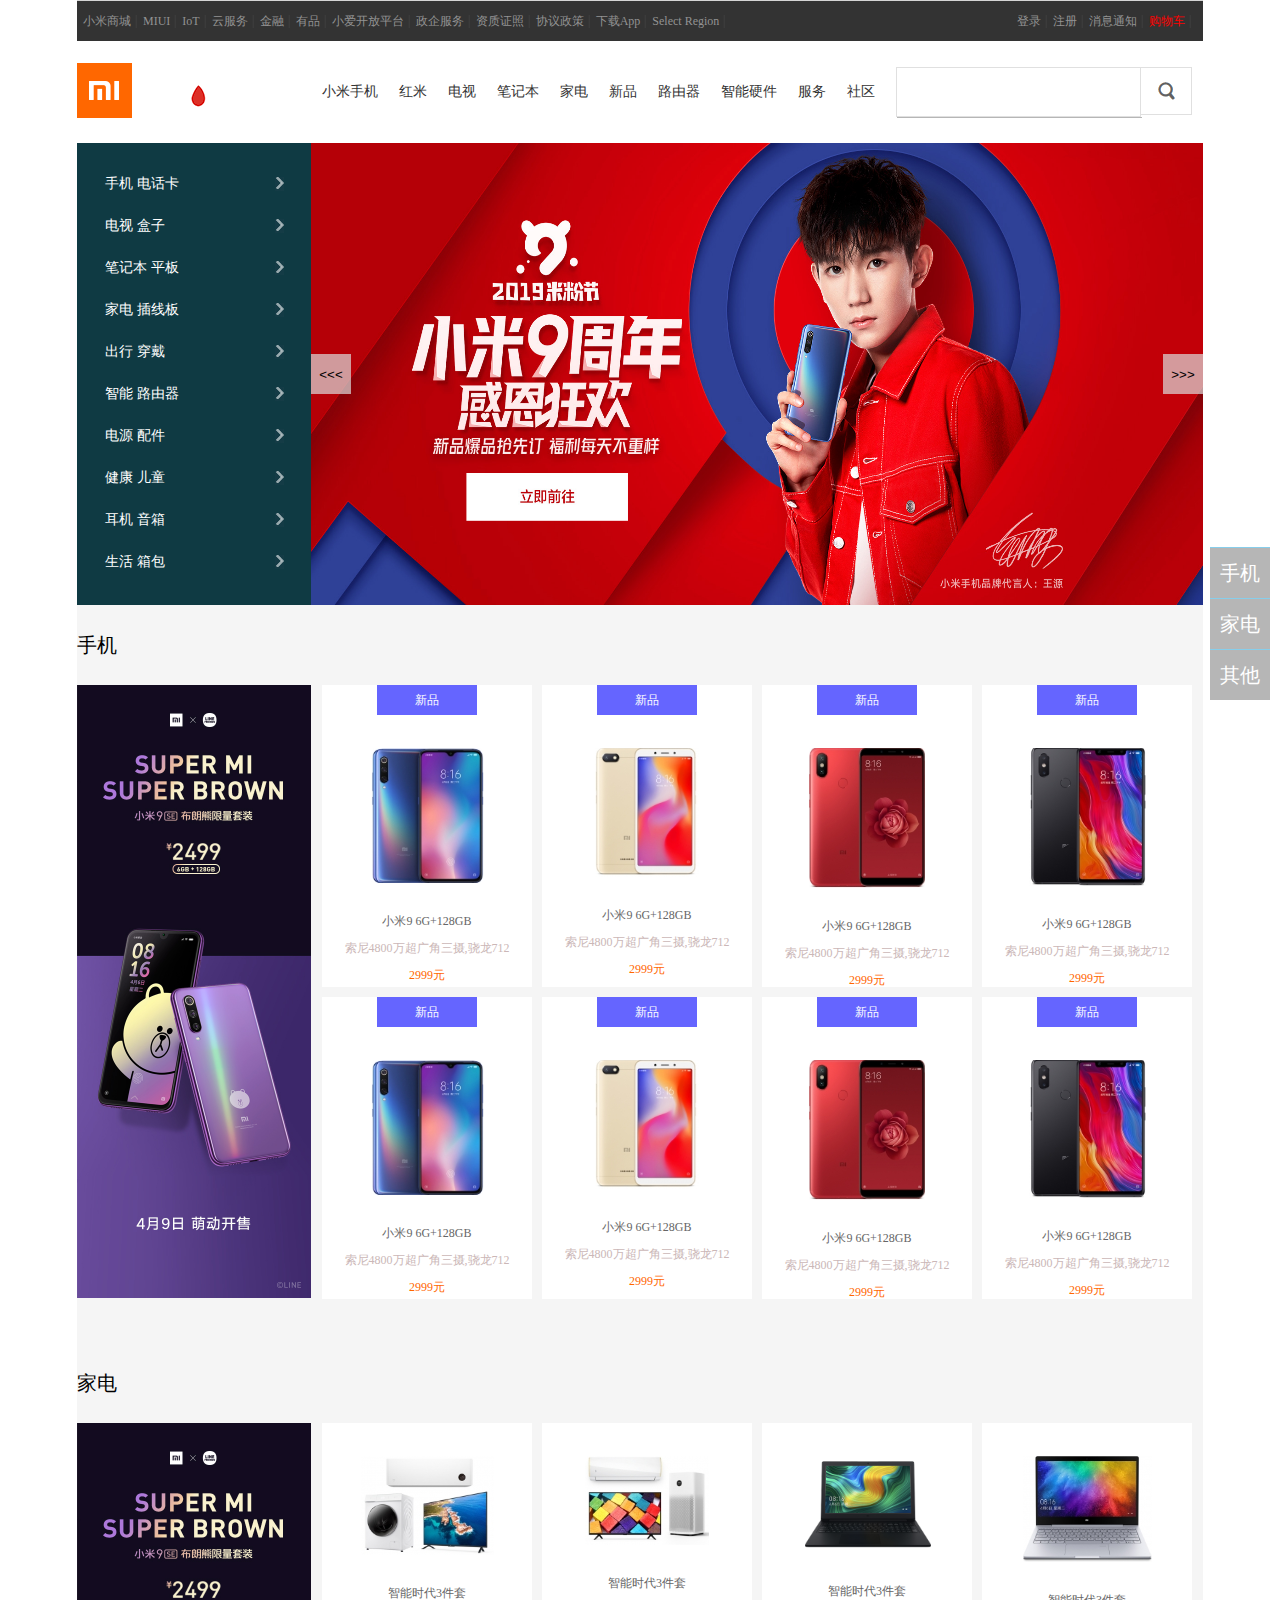
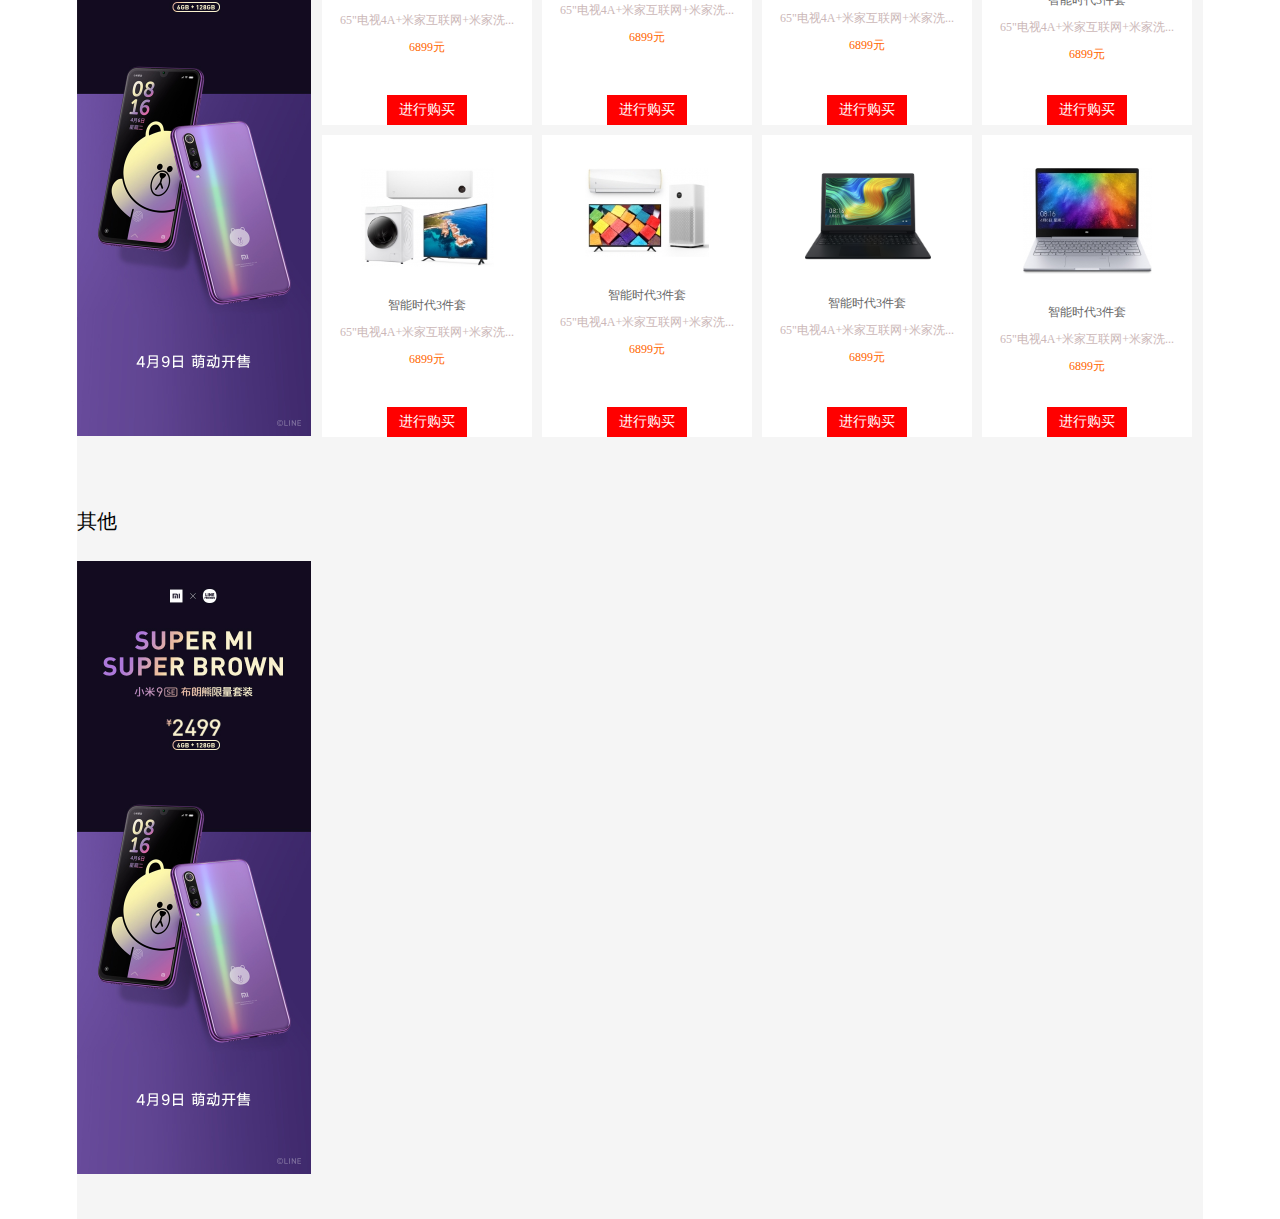
<file: index.html>
<!doctype html>
<html>
<head>
<meta charset="utf-8">
<title>小米</title>
<link href="css/public.css" rel="stylesheet" type="text/css">
<link href="css/style.css" rel="stylesheet" type="text/css">


</head>

<body>
	<div id="nav">
			<ul class="left">
					<li class="first"><a href="#">小米商城</a></li>
					<li><a href="#">MIUI</a></li>
					<li><a href="#">IoT</a></li>
					<li><a href="#">云服务</a></li>
					<li><a href="#">金融</a></li> 
					<li><a href="#">有品</a></li>
					<li><a href="#">小爱开放平台</a></li>
					<li><a href="#">政企服务</a></li>
					<li><a href="#">资质证照</a></li>
					<li><a href="#">协议政策</a></li>
					<li><a href="#">下载App</a></li>
					<li class="last"><a href="#">Select Region</a></li>
			</ul>
		  <ul class="right">
						<li><P><a href="login/login.html">登录</a></P></li>
						<li><P><a>欢迎<span>XXX</span>登录,<em id="exit">退出</em></a></P></li>
						<li><p><a href="login/register.html">注册</a></p></li>
						<li><a href="#">消息通知</a></li>
						<li class="last"><a href="http://localhost/%E5%B0%8F%E7%B1%B33/shop/car.html">购物车</a></li>
			</ul>
</div>
    
    
    <div id="header">
        <img src="images/header1.png" class="logo">
        <img src="images/header2.png" class="water">
         <ol>
						 <li class="active"><a href="#">小米手机</a></li>
						 <li><a href="#">红米</a></li>
							<li><a href="#">电视</a></li>
							<li><a href="#">笔记本</a></li>
							<li><a href="#">家电</a></li>
							<li><a href="#">新品</a></li>
							<li><a href="#">路由器</a></li>
							<li><a href="#">智能硬件</a></li>
							<li><a href="#">服务</a></li>
							<li><a href="#">社区</a></li>
          </ol>
					
					
           <dl class="one msg"> 
           	<dd>
           		<a href="#">
           				<h5>新品</h5>
           				<img src="images/k1.png">
           				<b>小米9</b>
           				<span>2999元</span>
           		</a> 
           	</dd>
           	
           		<dd>
           		<a href="#">
           				<h5>新品</h5>
           				<img src="images/k1.png">
           				<b>小米9</b>
           				<span>2999元</span>
           		</a> 
           	</dd>
           	
           		<dd>
           		<a href="#">
           				<h5>新品</h5>
           				<img src="images/k1.png">
           				<b>小米9</b>
           				<span>2999元</span>
           		</a> 
           	</dd>
           	
           		<dd>
           		<a href="#">
           				<h5>新品</h5>
           				<img src="images/k1.png">
           				<b>小米9</b>
           				<span>2999元</span>
           		</a> 
           	</dd>
           	<dd>
           		<a href="#">
           				<h5>新品</h5>
           				<img src="images/k1.png">
           				<b>小米9</b>
           				<span>2999元</span>
           		</a> 
           	</dd>
           	
           		<dd class="last">
           		<a href="#">
           				<h5>新品</h5>
           				<img src="images/k1.png">
           				<b>小米9</b>
           				<span>2999元</span>
           		</a> 
           	</dd>
           </dl>
           
           
           <dl class="two msg"> 
           		<dd>
           			<a href="#">
           				<h5>新品</h5>
           				<img src="images/k3.png">
           				<b>小米笔记本 15.6</b>
           				<span>3799元起</span>
           			</a> 
           		</dd>
           	
           		<dd>
           			<a href="#">
           				<h5>新品</h5>
           				<img src="images/k3.png">
           				<b>小米笔记本 15.6</b>
           				<span>3799元起</span>
           			</a> 
           		</dd>
           		
           		<dd>
           			<a href="#">
           				<h5>新品</h5>
           				<img src="images/k3.png">
           				<b>小米笔记本 15.6</b>
           				<span>3799元起</span>
           			</a> 
           		</dd>
           		
           		<dd>
           			<a href="#">
           				<h5>新品</h5>
           				<img src="images/k3.png">
           				<b>小米笔记本 15.6</b>
           				<span>3799元起</span>
           			</a> 
           		</dd>
           		
           		<dd>
           			<a href="#">
           				<h5>新品</h5>
           				<img src="images/k3.png">
           				<b>小米笔记本 15.6</b>
           				<span>3799元起</span>
           			</a> 
           		</dd>
           		
           		<dd class="last">
           			<a href="#">
           				<h5>新品</h5>
           				<img src="images/k3.png">
           				<b>小米笔记本 15.6</b>
           				<span>3799元起</span>
           			</a> 
           		</dd>
           </dl>     
            
						
						
							 
          <dl class="one msg"> 
          <dd>
          	<a href="#">
          			<h5>新品</h5>
          			<img src="images/k1.png">
          			<b>小米9</b>
          			<span>2999元</span>
          	</a> 
          </dd>
          
          	<dd>
          	<a href="#">
          			<h5>新品</h5>
          			<img src="images/k1.png">
          			<b>小米9</b>
          			<span>2999元</span>
          	</a> 
          </dd>
          
          	<dd>
          	<a href="#">
          			<h5>新品</h5>
          			<img src="images/k1.png">
          			<b>小米9</b>
          			<span>2999元</span>
          	</a> 
          </dd>
          
          	<dd>
          	<a href="#">
          			<h5>新品</h5>
          			<img src="images/k1.png">
          			<b>小米9</b>
          			<span>2999元</span>
          	</a> 
          </dd>
          <dd>
          	<a href="#">
          			<h5>新品</h5>
          			<img src="images/k1.png">
          			<b>小米9</b>
          			<span>2999元</span>
          	</a> 
          </dd>
          
          	<dd class="last">
          	<a href="#">
          			<h5>新品</h5>
          			<img src="images/k1.png">
          			<b>小米9</b>
          			<span>2999元</span>
          	</a> 
          </dd>
          </dl>
          
          
          <dl class="two msg"> 
          	<dd>
          		<a href="#">
          			<h5>新品</h5>
          			<img src="images/k3.png">
          			<b>小米笔记本 15.6</b>
          			<span>3799元起</span>
          		</a> 
          	</dd>
          
          	<dd>
          		<a href="#">
          			<h5>新品</h5>
          			<img src="images/k3.png">
          			<b>小米笔记本 15.6</b>
          			<span>3799元起</span>
          		</a> 
          	</dd>
          	
          	<dd>
          		<a href="#">
          			<h5>新品</h5>
          			<img src="images/k3.png">
          			<b>小米笔记本 15.6</b>
          			<span>3799元起</span>
          		</a> 
          	</dd>
          	
          	<dd>
          		<a href="#">
          			<h5>新品</h5>
          			<img src="images/k3.png">
          			<b>小米笔记本 15.6</b>
          			<span>3799元起</span>
          		</a> 
          	</dd>
          	
          	<dd>
          		<a href="#">
          			<h5>新品</h5>
          			<img src="images/k3.png">
          			<b>小米笔记本 15.6</b>
          			<span>3799元起</span>
          		</a> 
          	</dd>
          	
          	<dd class="last">
          		<a href="#">
          			<h5>新品</h5>
          			<img src="images/k3.png">
          			<b>小米笔记本 15.6</b>
          			<span>3799元起</span>
          		</a> 
          	</dd>
          </dl>
					    
				    
						<dl class="one msg"> 
						<dd>
							<a href="#">
									<h5>新品</h5>
									<img src="images/k1.png">
									<b>小米9</b>
									<span>2999元</span>
							</a> 
						</dd>
						
							<dd>
							<a href="#">
									<h5>新品</h5>
									<img src="images/k1.png">
									<b>小米9</b>
									<span>2999元</span>
							</a> 
						</dd>
						
							<dd>
							<a href="#">
									<h5>新品</h5>
									<img src="images/k1.png">
									<b>小米9</b>
									<span>2999元</span>
							</a> 
						</dd>
						
							<dd>
							<a href="#">
									<h5>新品</h5>
									<img src="images/k1.png">
									<b>小米9</b>
									<span>2999元</span>
							</a> 
						</dd>
						<dd>
							<a href="#">
									<h5>新品</h5>
									<img src="images/k1.png">
									<b>小米9</b>
									<span>2999元</span>
							</a> 
						</dd>
						
							<dd class="last">
							<a href="#">
									<h5>新品</h5>
									<img src="images/k1.png">
									<b>小米9</b>
									<span>2999元</span>
							</a> 
						</dd>
						</dl>
						
						
						<dl class="two msg"> 
							<dd>
								<a href="#">
									<h5>新品</h5>
									<img src="images/k3.png">
									<b>小米笔记本 15.6</b>
									<span>3799元起</span>
								</a> 
							</dd>
						
							<dd>
								<a href="#">
									<h5>新品</h5>
									<img src="images/k3.png">
									<b>小米笔记本 15.6</b>
									<span>3799元起</span>
								</a> 
							</dd>
							
							<dd>
								<a href="#">
									<h5>新品</h5>
									<img src="images/k3.png">
									<b>小米笔记本 15.6</b>
									<span>3799元起</span>
								</a> 
							</dd>
							
							<dd>
								<a href="#">
									<h5>新品</h5>
									<img src="images/k3.png">
									<b>小米笔记本 15.6</b>
									<span>3799元起</span>
								</a> 
							</dd>
							
							<dd>
								<a href="#">
									<h5>新品</h5>
									<img src="images/k3.png">
									<b>小米笔记本 15.6</b>
									<span>3799元起</span>
								</a> 
							</dd>
							
							<dd class="last">
								<a href="#">
									<h5>新品</h5>
									<img src="images/k3.png">
									<b>小米笔记本 15.6</b>
									<span>3799元起</span>
								</a> 
							</dd>
						</dl>
						
						<dl class="one msg"> 
						<dd>
							<a href="#">
									<h5>新品</h5>
									<img src="images/k1.png">
									<b>小米9</b>
									<span>2999元</span>
							</a> 
						</dd>
						
							<dd>
							<a href="#">
									<h5>新品</h5>
									<img src="images/k1.png">
									<b>小米9</b>
									<span>2999元</span>
							</a> 
						</dd>
						
							<dd>
							<a href="#">
									<h5>新品</h5>
									<img src="images/k1.png">
									<b>小米9</b>
									<span>2999元</span>
							</a> 
						</dd>
						
							<dd>
							<a href="#">
									<h5>新品</h5>
									<img src="images/k1.png">
									<b>小米9</b>
									<span>2999元</span>
							</a> 
						</dd>
						<dd>
							<a href="#">
									<h5>新品</h5>
									<img src="images/k1.png">
									<b>小米9</b>
									<span>2999元</span>
							</a> 
						</dd>
						
							<dd class="last">
							<a href="#">
									<h5>新品</h5>
									<img src="images/k1.png">
									<b>小米9</b>
									<span>2999元</span>
							</a> 
						</dd>
						</dl>
						
						
						<dl class="two msg"> 
							<dd>
								<a href="#">
									<h5>新品</h5>
									<img src="images/k3.png">
									<b>小米笔记本 15.6</b>
									<span>3799元起</span>
								</a> 
							</dd>
						
							<dd>
								<a href="#">
									<h5>新品</h5>
									<img src="images/k3.png">
									<b>小米笔记本 15.6</b>
									<span>3799元起</span>
								</a> 
							</dd>
							
							<dd>
								<a href="#">
									<h5>新品</h5>
									<img src="images/k3.png">
									<b>小米笔记本 15.6</b>
									<span>3799元起</span>
								</a> 
							</dd>
							
							<dd>
								<a href="#">
									<h5>新品</h5>
									<img src="images/k3.png">
									<b>小米笔记本 15.6</b>
									<span>3799元起</span>
								</a> 
							</dd>
							
							<dd>
								<a href="#">
									<h5>新品</h5>
									<img src="images/k3.png">
									<b>小米笔记本 15.6</b>
									<span>3799元起</span>
								</a> 
							</dd>
							
							<dd class="last">
								<a href="#">
									<h5>新品</h5>
									<img src="images/k3.png">
									<b>小米笔记本 15.6</b>
									<span>3799元起</span>
								</a> 
							</dd>
						</dl>
						
						<dl class="one msg"> 
						<dd>
							<a href="#">
									<h5>新品</h5>
									<img src="images/k1.png">
									<b>小米9</b>
									<span>2999元</span>
							</a> 
						</dd>
						
							<dd>
							<a href="#">
									<h5>新品</h5>
									<img src="images/k1.png">
									<b>小米9</b>
									<span>2999元</span>
							</a> 
						</dd>
						
							<dd>
							<a href="#">
									<h5>新品</h5>
									<img src="images/k1.png">
									<b>小米9</b>
									<span>2999元</span>
							</a> 
						</dd>
						
							<dd>
							<a href="#">
									<h5>新品</h5>
									<img src="images/k1.png">
									<b>小米9</b>
									<span>2999元</span>
							</a> 
						</dd>
						<dd>
							<a href="#">
									<h5>新品</h5>
									<img src="images/k1.png">
									<b>小米9</b>
									<span>2999元</span>
							</a> 
						</dd>
						
							<dd class="last">
							<a href="#">
									<h5>新品</h5>
									<img src="images/k1.png">
									<b>小米9</b>
									<span>2999元</span>
							</a> 
						</dd>
						</dl>
						
						
						<dl class="two msg"> 
							<dd>
								<a href="#">
									<h5>新品</h5>
									<img src="images/k3.png">
									<b>小米笔记本 15.6</b>
									<span>3799元起</span>
								</a> 
							</dd>
						
							<dd>
								<a href="#">
									<h5>新品</h5>
									<img src="images/k3.png">
									<b>小米笔记本 15.6</b>
									<span>3799元起</span>
								</a> 
							</dd>
							
							<dd>
								<a href="#">
									<h5>新品</h5>
									<img src="images/k3.png">
									<b>小米笔记本 15.6</b>
									<span>3799元起</span>
								</a> 
							</dd>
							
							<dd>
								<a href="#">
									<h5>新品</h5>
									<img src="images/k3.png">
									<b>小米笔记本 15.6</b>
									<span>3799元起</span>
								</a> 
							</dd>
							
							<dd>
								<a href="#">
									<h5>新品</h5>
									<img src="images/k3.png">
									<b>小米笔记本 15.6</b>
									<span>3799元起</span>
								</a> 
							</dd>
							
							<dd class="last">
								<a href="#">
									<h5>新品</h5>
									<img src="images/k3.png">
									<b>小米笔记本 15.6</b>
									<span>3799元起</span>
								</a> 
							</dd>
						</dl>
						
						<dl class="one msg"> 
						<dd>
							<a href="#">
									<h5>新品</h5>
									<img src="images/k1.png">
									<b>小米9</b>
									<span>2999元</span>
							</a> 
						</dd>
						
							<dd>
							<a href="#">
									<h5>新品</h5>
									<img src="images/k1.png">
									<b>小米9</b>
									<span>2999元</span>
							</a> 
						</dd>
						
							<dd>
							<a href="#">
									<h5>新品</h5>
									<img src="images/k1.png">
									<b>小米9</b>
									<span>2999元</span>
							</a> 
						</dd>
						
							<dd>
							<a href="#">
									<h5>新品</h5>
									<img src="images/k1.png">
									<b>小米9</b>
									<span>2999元</span>
							</a> 
						</dd>
						<dd>
							<a href="#">
									<h5>新品</h5>
									<img src="images/k1.png">
									<b>小米9</b>
									<span>2999元</span>
							</a> 
						</dd>
						
							<dd class="last">
							<a href="#">
									<h5>新品</h5>
									<img src="images/k1.png">
									<b>小米9</b>
									<span>2999元</span>
							</a> 
						</dd>
						</dl>
						
						
						<dl class="two msg"> 
							<dd>
								<a href="#">
									<h5>新品</h5>
									<img src="images/k3.png">
									<b>小米笔记本 15.6</b>
									<span>3799元起</span>
								</a> 
							</dd>
						
							<dd>
								<a href="#">
									<h5>新品</h5>
									<img src="images/k3.png">
									<b>小米笔记本 15.6</b>
									<span>3799元起</span>
								</a> 
							</dd>
							
							<dd>
								<a href="#">
									<h5>新品</h5>
									<img src="images/k3.png">
									<b>小米笔记本 15.6</b>
									<span>3799元起</span>
								</a> 
							</dd>
							
							<dd>
								<a href="#">
									<h5>新品</h5>
									<img src="images/k3.png">
									<b>小米笔记本 15.6</b>
									<span>3799元起</span>
								</a> 
							</dd>
							
							<dd>
								<a href="#">
									<h5>新品</h5>
									<img src="images/k3.png">
									<b>小米笔记本 15.6</b>
									<span>3799元起</span>
								</a> 
							</dd>
							
							<dd class="last">
								<a href="#">
									<h5>新品</h5>
									<img src="images/k3.png">
									<b>小米笔记本 15.6</b>
									<span>3799元起</span>
								</a> 
							</dd>
						</dl>
				      
        <div class="search">
          <input type="text" id="txt">
          <input type="submit" value="" id="sub">
					<ul class="search-res" id="list">
					
					</ul>
        </div>

    </div>
    
		
		
   <div id="banner1">
        <div class="imgbox">
					 <a href=""><img src="images/01.jpg"></a>
					 <a href=""><img src="images/02.jpg"></a>
					 <a href=""><img src="images/03.jpg"></a>
					 <a href=""><img src="images/04.jpg"></a>
					 <a href=""><img src="images/05.jpg"></a>
				</div>
				<div class="btns">
					  <input type="button" name="" id="left" value="<<<" />
					  <input type="button" name="" id="right" value=">>>" />
				</div>
				  
       <ul>
           <li><a href="#">手机&nbsp;电话卡</a></li>
           <li><a href="#">电视&nbsp;盒子</a></li>
           <li><a href="#">笔记本&nbsp;平板</a></li>
           <li><a href="#">家电&nbsp;插线板</a></li>
           <li><a href="#">出行&nbsp;穿戴</a></li>
           <li><a href="#">智能&nbsp;路由器</a></li>
           <li><a href="#">电源&nbsp;配件</a></li>
           <li><a href="#">健康&nbsp;儿童</a></li>
           <li><a href="#">耳机&nbsp;音箱</a></li>
           <li><a href="#">生活&nbsp;箱包</a></li>
        </ul>
		   <dl>
              <dd><b><img src="images/L1.png"></b><span>小米9</span></dd>
              <dd><b><img src="images/L2.png"></b><span>小米9</span></dd>
              <dd><b><img src="images/L1.png"></b><span>小米9</span></dd>
              <dd><b><img src="images/L4.png"></b><span>小米9</span></dd>
              <dd><b><img src="images/L1.png"></b><span>小米9</span></dd>
              <dd><b><img src="images/L6.png"></b><span>小米9</span></dd>
              <dd><b><img src="images/L1.png"></b><span>小米9</span></dd>
              <dd><b><img src="images/L1.png"></b><span>小米9</span></dd>
              <dd><b><img src="images/L5.png"></b><span>小米9</span></dd>
              <dd><b><img src="images/L1.png"></b><span>小米9</span></dd>
              <dd><b><img src="images/L6.png"></b><span>小米9</span></dd>
              <dd><b><img src="images/L1.png"></b><span>小米9</span></dd>
        </dl>
        <dl>
              <dd><b><img src="images/L1.png"></b><span>小米9</span></dd>
              <dd><b><img src="images/L1.png"></b><span>小米9</span></dd>
              <dd><b><img src="images/L3.png"></b><span>小米9</span></dd>
              <dd><b><img src="images/L5.png"></b><span>小米9</span></dd>
              <dd><b><img src="images/L1.png"></b><span>小米9</span></dd>
              <dd><b><img src="images/L1.png"></b><span>小米9</span></dd>
              <dd><b><img src="images/L4.png"></b><span>小米9</span></dd>
              <dd><b><img src="images/L1.png"></b><span>小米9</span></dd>
              <dd><b><img src="images/L1.png"></b><span>小米9</span></dd>
              <dd><b><img src="images/L6.png"></b><span>小米9</span></dd>
              <dd><b><img src="images/L1.png"></b><span>小米9</span></dd>
              <dd><b><img src="images/L3.png"></b><span>小米9</span></dd>
        </dl>		
        <dl>
              <dd><b><img src="images/L2.png"></b><span>小米9</span></dd>
              <dd><b><img src="images/L2.png"></b><span>小米9</span></dd>
              <dd><b><img src="images/L2.png"></b><span>小米9</span></dd>
              <dd><b><img src="images/L2.png"></b><span>小米9</span></dd>
              <dd><b><img src="images/L2.png"></b><span>小米9</span></dd>
              <dd><b><img src="images/L5.png"></b><span>小米9</span></dd>
              <dd><b><img src="images/L4.png"></b><span>小米9</span></dd>
              <dd><b><img src="images/L2.png"></b><span>小米9</span></dd>
              <dd><b><img src="images/L5.png"></b><span>小米9</span></dd>
              <dd><b><img src="images/L1.png"></b><span>小米9</span></dd>
              <dd><b><img src="images/L2.png"></b><span>小米9</span></dd>
              <dd><b><img src="images/L2.png"></b><span>小米9</span></dd>
        </dl>		
        <dl>
              <dd><b><img src="images/L1.png"></b><span>小米9</span></dd>
              <dd><b><img src="images/L3.png"></b><span>小米9</span></dd>
              <dd><b><img src="images/L2.png"></b><span>小米9</span></dd>
              <dd><b><img src="images/L3.png"></b><span>小米9</span></dd>
              <dd><b><img src="images/L1.png"></b><span>小米9</span></dd>
              <dd><b><img src="images/L5.png"></b><span>小米9</span></dd>
              <dd><b><img src="images/L1.png"></b><span>小米9</span></dd>
              <dd><b><img src="images/L6.png"></b><span>小米9</span></dd>
              <dd><b><img src="images/L1.png"></b><span>小米9</span></dd>
              <dd><b><img src="images/L1.png"></b><span>小米9</span></dd>
              <dd><b><img src="images/L1.png"></b><span>小米9</span></dd>
              <dd><b><img src="images/L1.png"></b><span>小米9</span></dd>
        </dl>		
        <dl>
              <dd><b><img src="images/L1.png"></b><span>小米9</span></dd>
              <dd><b><img src="images/L1.png"></b><span>小米9</span></dd>
              <dd><b><img src="images/L1.png"></b><span>小米9</span></dd>
              <dd><b><img src="images/L5.png"></b><span>小米9</span></dd>
              <dd><b><img src="images/L1.png"></b><span>小米9</span></dd>
              <dd><b><img src="images/L4.png"></b><span>小米9</span></dd>
              <dd><b><img src="images/L1.png"></b><span>小米9</span></dd>
              <dd><b><img src="images/L1.png"></b><span>小米9</span></dd>
              <dd><b><img src="images/L5.png"></b><span>小米9</span></dd>
              <dd><b><img src="images/L6.png"></b><span>小米9</span></dd>
              <dd><b><img src="images/L2.png"></b><span>小米9</span></dd>
              <dd><b><img src="images/L1.png"></b><span>小米9</span></dd>
        </dl>		
        <dl>
              <dd><b><img src="images/L1.png"></b><span>小米9</span></dd>
              <dd><b><img src="images/L1.png"></b><span>小米9</span></dd>
              <dd><b><img src="images/L3.png"></b><span>小米9</span></dd>
              <dd><b><img src="images/L4.png"></b><span>小米9</span></dd>
              <dd><b><img src="images/L1.png"></b><span>小米9</span></dd>
              <dd><b><img src="images/L1.png"></b><span>小米9</span></dd>
              <dd><b><img src="images/L6.png"></b><span>小米9</span></dd>
              <dd><b><img src="images/L1.png"></b><span>小米9</span></dd>
              <dd><b><img src="images/L5.png"></b><span>小米9</span></dd>
              <dd><b><img src="images/L1.png"></b><span>小米9</span></dd>
              <dd><b><img src="images/L1.png"></b><span>小米9</span></dd>
              <dd><b><img src="images/L1.png"></b><span>小米9</span></dd>
        </dl>		
        <dl>
              <dd><b><img src="images/L1.png"></b><span>小米9</span></dd>
              <dd><b><img src="images/L1.png"></b><span>小米9</span></dd>
              <dd><b><img src="images/L1.png"></b><span>小米9</span></dd>
              <dd><b><img src="images/L3.png"></b><span>小米9</span></dd>
              <dd><b><img src="images/L1.png"></b><span>小米9</span></dd>
              <dd><b><img src="images/L3.png"></b><span>小米9</span></dd>
              <dd><b><img src="images/L5.png"></b><span>小米9</span></dd>
              <dd><b><img src="images/L1.png"></b><span>小米9</span></dd>
              <dd><b><img src="images/L1.png"></b><span>小米9</span></dd>
              <dd><b><img src="images/L6.png"></b><span>小米9</span></dd>
              <dd><b><img src="images/L1.png"></b><span>小米9</span></dd>
              <dd><b><img src="images/L2.png"></b><span>小米9</span></dd>
        </dl>		
        <dl>
              <dd><b><img src="images/L1.png"></b><span>小米9</span></dd>
              <dd><b><img src="images/L1.png"></b><span>小米9</span></dd>
              <dd><b><img src="images/L1.png"></b><span>小米9</span></dd>
              <dd><b><img src="images/L4.png"></b><span>小米9</span></dd>
              <dd><b><img src="images/L1.png"></b><span>小米9</span></dd>
              <dd><b><img src="images/L1.png"></b><span>小米9</span></dd>
              <dd><b><img src="images/L5.png"></b><span>小米9</span></dd>
              <dd><b><img src="images/L1.png"></b><span>小米9</span></dd>
              <dd><b><img src="images/L3.png"></b><span>小米9</span></dd>
              <dd><b><img src="images/L1.png"></b><span>小米9</span></dd>
              <dd><b><img src="images/L4.png"></b><span>小米9</span></dd>
              <dd><b><img src="images/L1.png"></b><span>小米9</span></dd>
        </dl>		
        <dl>
              <dd><b><img src="images/L1.png"></b><span>小米9</span></dd>
              <dd><b><img src="images/L1.png"></b><span>小米9</span></dd>
              <dd><b><img src="images/L3.png"></b><span>小米9</span></dd>
              <dd><b><img src="images/L1.png"></b><span>小米9</span></dd>
              <dd><b><img src="images/L1.png"></b><span>小米9</span></dd>
              <dd><b><img src="images/L6.png"></b><span>小米9</span></dd>
              <dd><b><img src="images/L1.png"></b><span>小米9</span></dd>
              <dd><b><img src="images/L2.png"></b><span>小米9</span></dd>
              <dd><b><img src="images/L5.png"></b><span>小米9</span></dd>
              <dd><b><img src="images/L1.png"></b><span>小米9</span></dd>
              <dd><b><img src="images/L1.png"></b><span>小米9</span></dd>
              <dd><b><img src="images/L1.png"></b><span>小米9</span></dd>
        </dl>		
        <dl>
              <dd><b><img src="images/L6.png"></b><span>小米9</span></dd>
              <dd><b><img src="images/L1.png"></b><span>小米9</span></dd>
              <dd><b><img src="images/L1.png"></b><span>小米9</span></dd>
              <dd><b><img src="images/L4.png"></b><span>小米9</span></dd>
              <dd><b><img src="images/L1.png"></b><span>小米9</span></dd>
              <dd><b><img src="images/L4.png"></b><span>小米9</span></dd>
              <dd><b><img src="images/L1.png"></b><span>小米9</span></dd>
              <dd><b><img src="images/L1.png"></b><span>小米9</span></dd>
              <dd><b><img src="images/L6.png"></b><span>小米9</span></dd>
              <dd><b><img src="images/L1.png"></b><span>小米9</span></dd>
              <dd><b><img src="images/L1.png"></b><span>小米9</span></dd>
              <dd><b><img src="images/L6.png"></b><span>小米9</span></dd>
        </dl>				
    </div>
    
    
		
		
		
		
		
		
		
		
    <div id="div1">
         <div class="top">手机</div>
          <div class="p-b">
                 <div class="p-b-l">
                     <img src="images/phone1.png">
                 </div>
                 
                 <ol class="p-b-r">
                    <li>
                      <a href="phone-放大镜/fandajing.html">
                       <h3>新品</h3>
                       <img src="images/phone2.png"> 
                       <p>小米9 6G+128GB</p> 
                       <b>索尼4800万超广角三摄,骁龙712</b>
                       <i>2999元</i>
                       
                      </a>
                    </li>
                     <li>
                      <a>
                       <h3>新品</h3>
                       <img src="images/phone3.png"> 
                       <p>小米9 6G+128GB</p> 
                       <b>索尼4800万超广角三摄,骁龙712</b>
                       <i>2999元</i>
                      </a>
                    </li>
                     <li>
                      <a>
                       <h3>新品</h3>
                       <img src="images/phone4.png"> 
                       <p>小米9 6G+128GB</p> 
                       <b>索尼4800万超广角三摄,骁龙712</b>
                       <i>2999元</i>
                      </a>
                    </li>
                     <li>
                      <a>
                       <h3>新品</h3>
                       <img src="images/phone5.png"> 
                       <p>小米9 6G+128GB</p> 
                       <b>索尼4800万超广角三摄,骁龙712</b>
                       <i>2999元</i>
                      </a>
                    </li>
                     <li class="te">
                      <a>
                       <h3>新品</h3>
                       <img src="images/phone2.png"> 
                       <p>小米9 6G+128GB</p> 
                       <b>索尼4800万超广角三摄,骁龙712</b>
                       <i>2999元</i>
                      </a>
                    </li>
                     <li class="te">
                      <a>
                        <h3>新品</h3>
                       <img src="images/phone3.png"> 
                       <p>小米9 6G+128GB</p> 
                       <b>索尼4800万超广角三摄,骁龙712</b>
                       <i>2999元</i>
                      </a>
                    </li>
                     <li class="te">
                      <a>
                       <h3>新品</h3>
                       <img src="images/phone4.png"> 
                       <p>小米9 6G+128GB</p> 
                       <b>索尼4800万超广角三摄,骁龙712</b>
                       <i>2999元</i>
                      </a>
                    </li>
                     <li class="te">
                     <a>
                       <h3>新品</h3>
                       <img src="images/phone5.png"> 
                       <p>小米9 6G+128GB</p> 
                       <b>索尼4800万超广角三摄,骁龙712</b>
                       <i>2999元</i>
                      </a>
                    </li>
                 </ol>
          </div>
    </div>
    
    
    
    
     <div id="div2">
         <div class="top">家电</div>
          <div class="p-b">
                 <div class="p-b-l">
                    <img src="images/phone1.png">
                 </div>
                 
                 <ol class="p-b-r">
                    <li>
                      <a href="#">
                       <img src="images/power1.png"> 
                       <p>智能时代3件套</p> 
                       <b>65"电视4A+米家互联网+米家洗...</b>
                       <i>6899元</i>
                       <h3><a href="http://localhost/%E5%B0%8F%E7%B1%B33/shop/list.html">进行购买</a></h3>
                      </a>
                    </li>
                     <li>
                      <a href="#">
                       <img src="images/power2.png"> 
                       <p>智能时代3件套</p> 
                       <b>65"电视4A+米家互联网+米家洗...</b>
                       <i>6899元</i>
                       <h3><a href="http://localhost/%E5%B0%8F%E7%B1%B33/shop/list.html">进行购买</a></h3>
                      </a>
                    </li>
                     <li>
                      <a href="#">
                       <img src="images/power3.png"> 
                       <p>智能时代3件套</p> 
                       <b>65"电视4A+米家互联网+米家洗...</b>
                       <i>6899元</i>
                      <h3><a href="http://localhost/%E5%B0%8F%E7%B1%B33/shop/list.html">进行购买</a></h3>
                      </a>
                    </li>
                     <li>
                      <a href="#">
                       <img src="images/power4.png"> 
                       <p>智能时代3件套</p> 
                       <b>65"电视4A+米家互联网+米家洗...</b>
                       <i>6899元</i>
                      <h3><a href="http://localhost/%E5%B0%8F%E7%B1%B33/shop/list.html">进行购买</a></h3>
                      </a>
                    </li>
                     <li class="te">
                      <a href="#">
                       <img src="images/power1.png"> 
                       <p>智能时代3件套</p> 
                       <b>65"电视4A+米家互联网+米家洗...</b>
                       <i>6899元</i>
                       <h3><a href="http://localhost/%E5%B0%8F%E7%B1%B33/shop/list.html">进行购买</a></h3>
                      </a>
                    </li>
                     <li class="te">
                      <a href="#">
                       <img src="images/power2.png"> 
                      <p>智能时代3件套</p> 
                       <b>65"电视4A+米家互联网+米家洗...</b>
                       <i>6899元</i>
                       <h3><a href="http://localhost/%E5%B0%8F%E7%B1%B33/shop/list.html">进行购买</a></h3>
                      </a>
                    </li>
                     <li class="te">
                      <a href="#">
                       <img src="images/power3.png"> 
                       <p>智能时代3件套</p> 
                       <b>65"电视4A+米家互联网+米家洗...</b>
                       <i>6899元</i>
                       <h3><a href="http://localhost/%E5%B0%8F%E7%B1%B33/shop/list.html">进行购买</a></h3>
                      </a>
                    </li>
                     <li class="te">
                      <a href="#">
                       <img src="images/power4.png"> 
                       <p>智能时代3件套</p> 
                       <b>65"电视4A+米家互联网+米家洗...</b>
                       <i>6899元</i>
                      <h3><a href="http://localhost/%E5%B0%8F%E7%B1%B33/shop/list.html">进行购买</a></h3>
                      </a>
                    </li>
                 </ol>
          </div>
    </div>
    
    
    
    <div id="div3">
         <div class="top">其他</div>
          <div class="p-b">
                 <div class="p-b-l">
                   <img src="images/phone1.png">
                 </div>
                 
                   <ol class="p-b-r">
												<!-- <li class="main">
													<a href="#">
													<img src="images/other1.png"> 
													<p>智能时代3件套</p> 
													<b>65"电视4A+米家互联网+米家洗...</b>
													<i>6899元</i>
													</a>
												</li> -->
                    </ol>
          </div>
    </div>
    
   
		
		
		<ul class="floor">
			<li>手机</li>
			<li>家电</li>
			<li>其他</li>
		</ul>
		
		
		<div class="bb"></div>
	
        
        
</body>

<script src="style.js" type="text/javascript" charset="utf-8"></script>  

 <script src="ajax.js" type="text/javascript" charset="utf-8"></script>
<script src="ajax.3.0.js" type="text/javascript" charset="utf-8"></script>
<script src="jquery.2.2.4.js" type="text/javascript" charset="utf-8"></script>
<script src="jquery.banner.2.0.0.js" type="text/javascript" charset="utf-8"></script> 

<script type="text/javascript">
$(".bb").load("http://localhost/小米3/data2.html .bb")


//登录
class Index{
		constructor(){
			this.p = document.querySelectorAll("#nav .right li p");
			 console.log(this.p);
			this.span = document.querySelector("#nav .right li p a span");
			 console.log(this.span);
			this.exit = document.querySelector("#nav .right li p a #exit")
		  	console.log(this.exit)
			this.getData()
			this.addEvent();
		}
		getData(){
			this.abc = localStorage.getItem("abc");
			// 读取localStorage，如果有就解析成数组，如果没有就给一个空数组，方便操作
			if(this.abc == null){
				this.abc = [];
			}else{
				this.abc = JSON.parse(this.abc)
			}
			this.panduan()
		}
		panduan(){
			for(var i=0;i<this.abc.length;i++){
				if(this.abc[i].onoff == 1){
					this.p[0].style.display = "none";
					this.p[1].style.display = "block";
					this.p[2].style.display = "none";
					this.span.innerHTML = this.abc[i].user;
					this.successUser = this.abc[i].user;
					return;
				}
			}
			this.p[0].style.display = "block";
			this.p[1].style.display = "none";
			this.p[2].style.display = "block";
			this.span.innerHTML = "";
		}
		addEvent(){
			var that = this;
			this.exit.onclick = function(){
				if(that.successUser){
					for(var i=0;i<that.abc.length;i++){
						if(that.abc[i].user === that.successUser){
							that.abc[i].onoff = 0;
							localStorage.setItem("abc",JSON.stringify(that.abc))
							that.panduan();
						}
					}
				}
			}
		}
	}

new Index();




// 轮播图
	$("#banner1").banner({
		items:$("#banner1 .imgbox a"),		//必传项，表示要移动的图片
		left:$("#banner1 .btns #left"),		//可选，左按钮
		right:$("#banner1 .btns #right"),	//可选，右按钮
		isList:true,						//可选，是否需要自动生成list
		autoPlay:true,						//可选，是否需要自动轮播
		delayTime:6000,						//可选，自动轮播时，每两张图片的间隔时间	
		moveTime:6000						//可选，每张图片运动的时间
	})	
	
	


//楼层		
$(".floor").children("li").click(function(){
			
//			拿到索引,计算选择器的数字
			var index = $(this).index()+1;
			
//			根据选择器选择到标签,获取距离顶部的位置
			var t = $("#div"+index).offset().top;
			
//			设置动画
			$("html").animate({
				scrollTop:t
			})
			
		})	

//上面
//	1.获取元素
		   var ali = document.querySelectorAll("#header ol li");
		   var adl = document.querySelectorAll("#header dl.msg");
		   
//		   2.绑定点击事件
		   for(var i=0;i<ali.length;i++){
			   ali[i].index = i;
			   
			   ali[i].onmouseover = function(){
//				 3.取消所有li的active
				   for(var j=0;j<ali.length;j++){
					   adl[j].style.display = "block";
					   ali[j].className = "";
						  //console.log(adl[j]);
					   adl[j].style.display = "none";
				   }
//				   4.给当前元素加上Active
				   this.className = "active";
//				   6.根据this拿到自己身上在外面保存好了的索引
				   adl[this.index].style.display = "block";
			    }
					
					
					ali[i].onmouseout = function(){
						for(var j=0;j<ali.length;j++){
							adl[j].style.display = "none";
							}
					}
							
		  }
       


//左面
//		1.获取元素
		var oli = document.querySelector("#banner1 ul").children;
		var add = document.querySelectorAll("#banner1 dl");
		
//		2.绑定点击事件
		for(var i=0;i<add.length;i++){
//			5.在点击事件外,给每个li绑定索引
			oli[i].index = i;
			oli[i].onmouseover = function(){
//				3.取消所有li的active
					
				for(var j=0;j<oli.length;j++){
					oli[j].className = "";
					add[j].style.display = "none";
				}
//				4.给当前li加上active
				this.className = "active";
//				6.根据this拿到自己身上在外面保存好了的索引
				add[this.index].style.display = "block";
			}
		
		oli[i].onmouseout = function(){
			for(var j=0;j<ali.length;j++){
				add[j].style.display = "none";
				
			}
		}
}






class List{
			constructor(options){
//				1.解析参数
				this.cont = options.cont;
				this.url = options.url;
				
//				2.请求数据
				this.load();
				
			}
			load(){
				var that = this;
				ajax({
					url:this.url,
					success:function(res){
//						3.请求成功之后解析数据,并渲染页面
						that.res = JSON.parse(res)
						that.display()
					}
				})
			}
			display(){
//				4.遍历数据,拼接结构,渲染页面
				var str = "";
				for(var i=0;i<this.res.length;i++){
					str += `<div class="main" index="${this.res[i].goodsId}">
								<img src="${this.res[i].src}"/>
								<p>${this.res[i].name}</p>
								<b>${this.res[i].connect}</b>
								<i>${this.res[i].price}</i>
							</div>`;
				}
				this.cont.innerHTML = str;
			}
			
		}
		
		new List({
			cont:document.querySelector("#div3 .p-b .p-b-r"),
			url:"http://localhost/小米3/data/dd.json"
		})

</script>
</html>
</file>
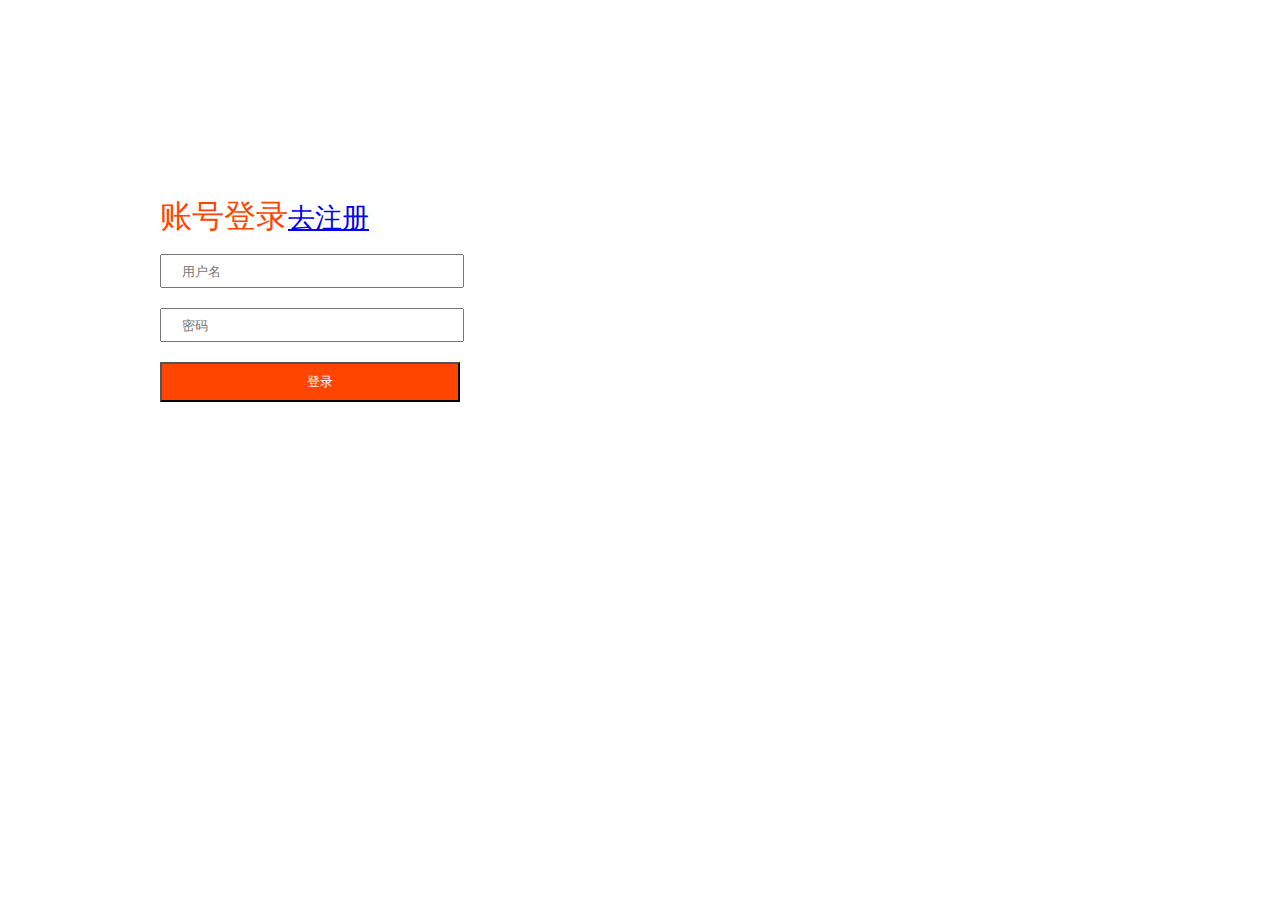
<file: login/login.html>
<!DOCTYPE html>
<html lang="en">
<head>
    <meta charset="UTF-8">
    <meta name="viewport" content="width=device-width, initial-scale=1.0">
    <meta http-equiv="X-UA-Compatible" content="ie=edge">
    <title>登录</title>
    <style type="text/css">
		*{margin:0;padding:0;}
		
		#login{width:300px;height:300px;position: absolute;left:160px;top:200px;}
	    h1{color:orangered;font:32px/32px "";}
	    input{width:280px;height:30px;margin-top:20px;padding-left:20px;}
	    #btn{background:orangered;color:#fff;width:300px;height:40px;}
	</style>
</head>
<body>
	<div id="login">
	   <h1>账号登录<small><a href="register.html">去注册</a></small></h1>
	    <input type="text" id="user" value="" placeholder="用户名"><br>
	    <input type="text" id="pass" value="" placeholder="密码"><br>
	    <input type="button" name="btn" id="btn" value="登录">
	    <span></span>
	 </div>   
</body>
<script>
    class Login{
        constructor(){
            this.user = document.getElementById("user");
            this.pass = document.getElementById("pass");
            this.btn = document.getElementById("btn");
            this.span = document.querySelector("span");

            this.init();
            this.getData();
        }
        init(){
            var that = this;
            this.btn.onclick = function(){
                that.yanzheng();
            }
        }
        getData(){
            this.abc = localStorage.getItem("abc");
            // 读取localStorage，如果有就解析成数组，如果没有就给一个空数组，方便操作
            if(this.abc == null){
                this.abc = [];
            }else{
                this.abc = JSON.parse(this.abc)
            }
        }
        yanzheng(){
            for(var i=0;i<this.abc.length;i++){
                if(this.abc[i].user == this.user.value && this.abc[i].pass == this.pass.value){
                    this.span.innerHTML = "登录成功,3秒后跳转,小米为发烧而生!";

                    this.abc[i].onoff = 1;

                    localStorage.setItem("abc",JSON.stringify(this.abc))

                    setTimeout(()=>{
                        location.href = "../index.html";
                    },3000)
                    return;
                }
            }
            this.span.innerHTML = "用户名密码不符";
        }
    }


    new Login();
</script>
</html>
</file>
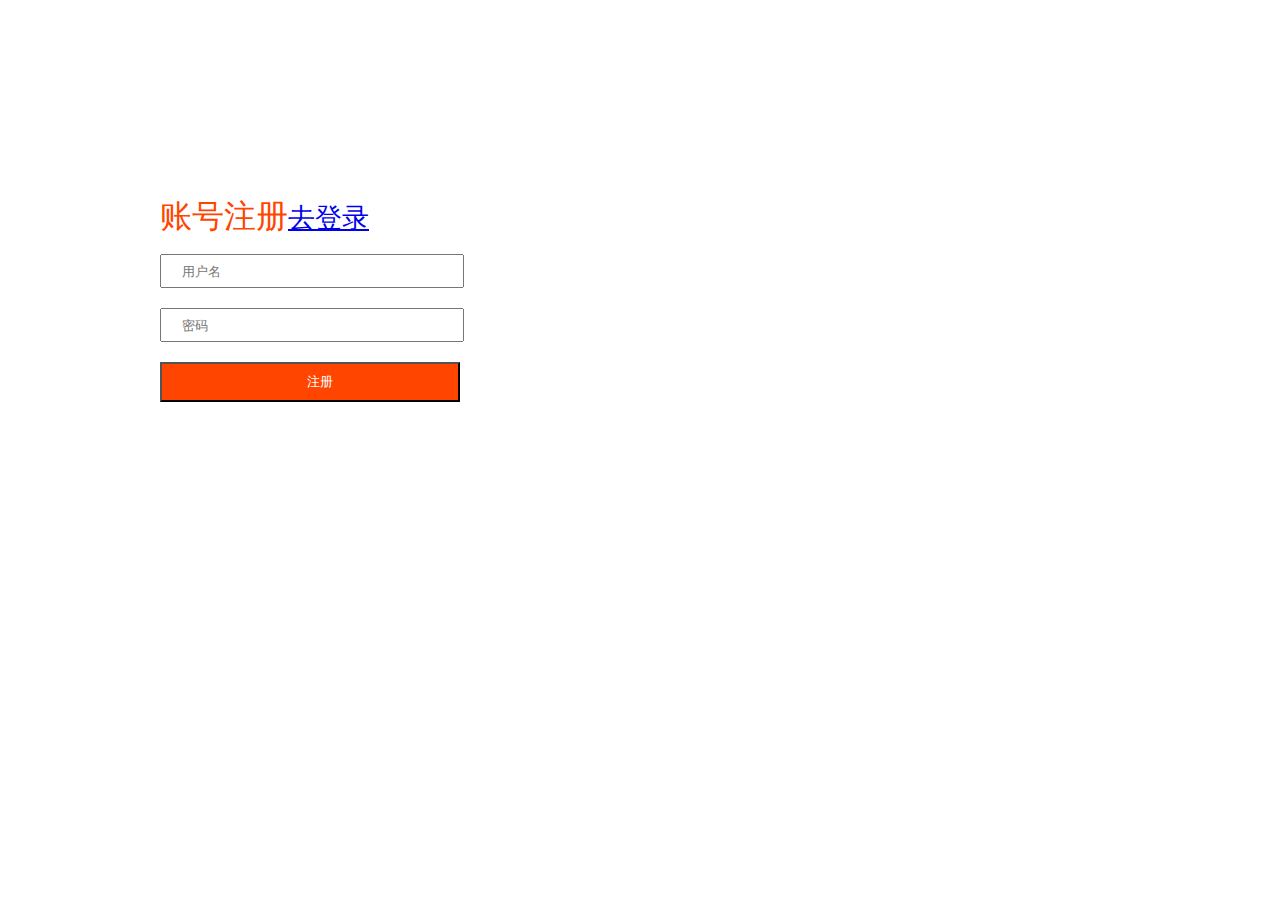
<file: login/register.html>
<!DOCTYPE html>
<html lang="en">
<head>
    <meta charset="UTF-8">
    <meta name="viewport" content="width=device-width, initial-scale=1.0">
    <meta http-equiv="X-UA-Compatible" content="ie=edge">
    <title>注册</title>
    <style type="text/css">
        *{margin:0;padding:0;}
	    #register{width:300px;height:300px;position: absolute;left:160px;top:200px;}
	    h1{color:orangered;font:32px/32px "";}
	    input{width:280px;height:30px;margin-top:20px;padding-left:20px;}
	    #btn{background:orangered;color:#fff;width:300px;height:40px;}
    </style>
</head>
<body>
   <div id="register">
	    <h1>账号注册<small><a href="login.html">去登录</a></small></h1>
	    <input type="text" id="user" value="" placeholder="用户名"><br>
	    <input type="text" id="pass" value="" placeholder="密码"><br>
	    <input type="button"  name="btn" id="btn" value="注册">
	    <span></span>
    </div>
</body>
<script>
    // 注册：存储用户名和密码
    // 多个用户
    // 一条
    // user = [{name:"admin",pass:"123"},{name:"root",pass:"456"},{"name":"liyang",pass:789}]


    class Register{
        constructor(){
            this.user = document.getElementById("user");
            this.pass = document.getElementById("pass");
            this.btn = document.getElementById("btn");
            this.span = document.querySelector("span");
             
            //绑定事件
            this.init();
            this.getData();
        }
        init(){
            var that = this;
            this.btn.onclick = function(){
                
                that.setData()
            }
        }
        getData(){
            this.abc = localStorage.getItem("abc");
            // 读取localStorage，如果有就解析成数组，如果没有就给一个空数组，方便操作
            if(this.abc == null){
                this.abc = [];
            }else{
                this.abc = JSON.parse(this.abc)
            }
        }
        setData(){
            if(this.abc.length == 0){
                // 第一次注册
                this.abc.push({
                    user:this.user.value,
                    pass:this.pass.value,
                    onoff:0
                })
                this.span.innerHTML = "注册成功,3秒后跳转到登录";
                setTimeout(()=>{
						    location.href = "login.html";
						},3000)
                localStorage.setItem("abc",JSON.stringify(this.abc))
            }else{
                // 不是第一次注册，如果不是第一次注册，需要判断这次注册的和之前注册的是否重名，如果重名，不执行
                for(var i=0;i<this.abc.length;i++){
                    if(this.abc[i].user === this.user.value){
                        this.span.innerHTML = "重名了";
                        return;
                    }
                }
                // 如果执行了，表示没重名，那就再增加一个
                this.abc.push({
                    user:this.user.value,
                    pass:this.pass.value,
                    onoff:0
                })
                this.span.innerHTML = "注册成功,3秒后跳转到登录";
                setTimeout(()=>{
						    location.href = "login.html";
						},3000)
                localStorage.setItem("abc",JSON.stringify(this.abc))
            }
        }
    }

    new Register;
</script>
</html>
</file>
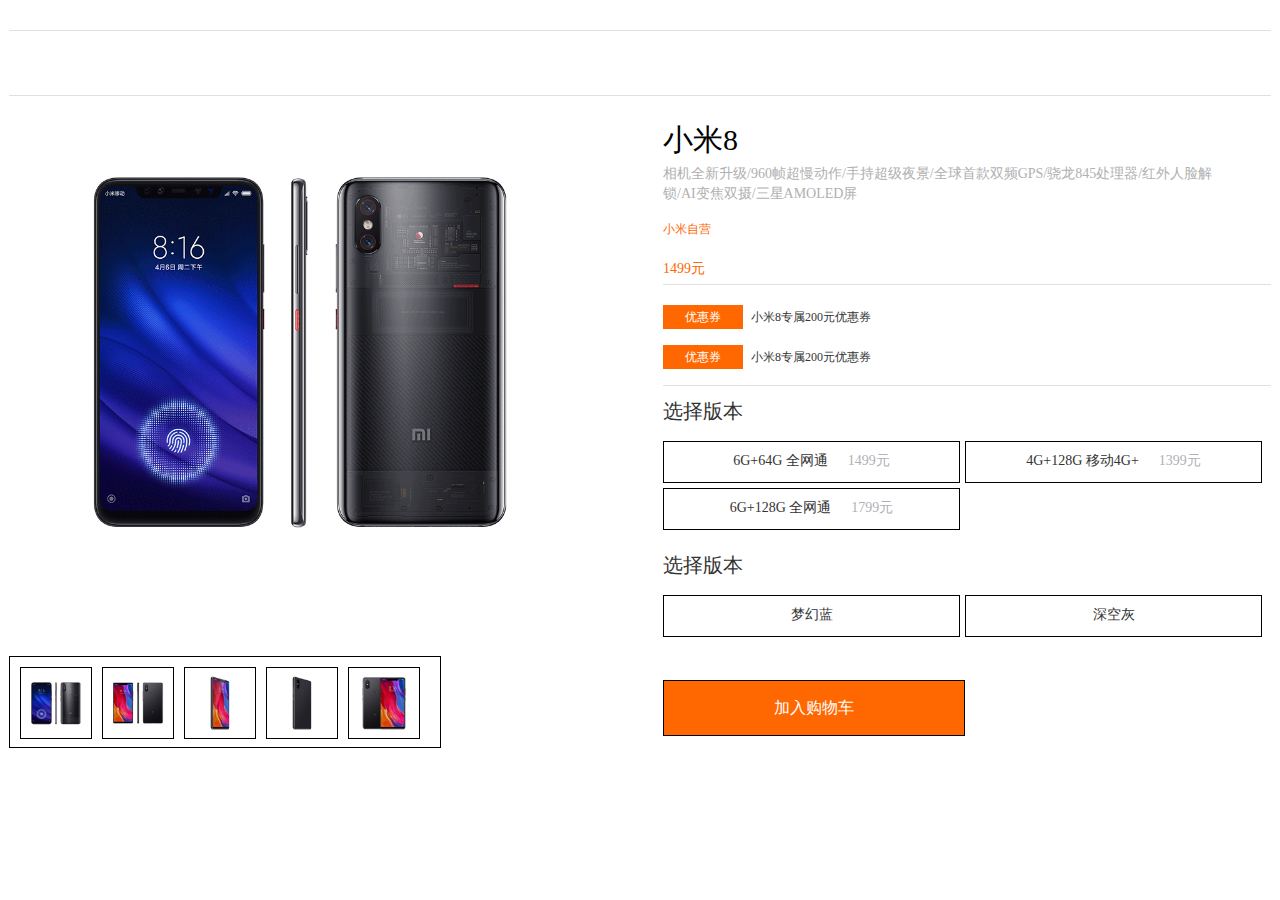
<file: phone-放大镜/fandajing.html>
<!doctype html>
<html>
<head>
<meta charset="utf-8">
<title>小米</title>
<link href="css/public.css" rel="stylesheet" type="text/css">
<link href="css/style.css" rel="stylesheet" type="text/css">
</head>



<body>
    <div id="head">
       
    </div>
		
		
    <div id="main">
        <div class="s_box">
            <b><img src="images/main1.png" ></b>
            <b><img src="images/main2.jpg" ></b>
            <b><img src="images/main3.jpg" ></b>
            <b><img src="images/main4.jpg" ></b>
            <b><img src="images/main5.jpg" ></b> 
			<span></span>
			<p></p>
        </div>
				
        <div class="b_box">
          <img src="images/main1.png" > 
          <!-- <img src="images/main2.jpg" >
          <img src="images/main3.jpg" >
          <img src="images/main4.jpg" >
          <img src="images/main5.jpg" > -->
		</div>
				

			
				
			<div class="right">
				<h2>小米8</h2>
				<p>相机全新升级/960帧超慢动作/手持超级夜景/全球首款双频GPS/骁龙845处理器/红外人脸解</p>
				<p>锁/AI变焦双摄/三星AMOLED屏</p>
				<h4>小米自营</h4>
				<i>1499元</i>
				
				<div class="free">
						<div class="top"><h3>优惠券</h3><b>小米8专属200元优惠券</b></div>
						<div class="bottom"><h3>优惠券</h3><b>小米8专属200元优惠券</b></div>
				</div>
				
				<div class="xinhao">
						<h3>选择版本</h3>
						<ul>
							<li>6G+64G 全网通<span>1499元</span></li>
							<li>4G+128G 移动4G+<span>1399元</span></li>
							<li>6G+128G 全网通<span>1799元</span></li>
						</ul>
				</div>
				<div class="color">
						<h3>选择版本</h3>
						<ul>
							<li>梦幻蓝</li>
							<li>深空灰</li>
						</ul>
				</div>

				<h6>加入购物车</h6>
		</div>

			
	</div>		
    

    <div id="box">
      <ul>
          <li class="active"><img src="images/main1.png"></li> 
          <li><img src="images/main2.jpg"></li>
          <li><img src="images/main3.jpg"></li> 
          <li><img src="images/main4.jpg"></li>
          <li><img src="images/main5.jpg"></li> 
      </ul>
    </div>
		
		
		 


    <div class="bb">

    </div>

    
    
</body>
<script src="../jquery.2.2.4.js"></script>
<script type="text/javascript">

$("#head").load("http://localhost/小米3/data1.html .aa")

$(".bb").load("http://localhost/小米3/data2.html .bb")

     //选项卡
//			1.获取元素
		   var ali = document.querySelectorAll("#box ul li");
		   var ab = document.querySelectorAll("#main .s_box b");
		  
//		   2.绑定点击事件
		   for(var i=0;i<ali.length;i++){
			   ali[i].index = i;
			   
			   ali[i].onclick = function(){
//				 3.取消所有li的active
				   for(var j=0;j<ali.length;j++){
					   ali[j].className = "";
					   ab[j].style.display = "none";
				   }
//				   4.给当前元素加上Active
				   this.className = "active";
//				   6.根据this拿到自己身上在外面保存好了的索引
					 ab[this.index].style.display = "block";
					 console.log(ab[this.index]);
			   }
		   } 

     



     //放大镜
//		1.选择元素
		var oSbox = document.querySelector("#main .s_box");
		var oPbox = oSbox.children[5];
		var oBbox = document.querySelector("#main .b_box");
		var oBimg = oBbox.children[0];
		
//		2-1.绑定事件
		oSbox.addEventListener("mouseover",function(){
//			3-1.进入后显示元素
			oPbox.style.display = "block";
			oBbox.style.display = "block";
//			4.绑定移动事件
			oSbox.addEventListener("mousemove",function(eve){
				var e = eve || window.event;
//				5.计算要生效的left和top值
				var l = e.offsetX - oPbox.offsetWidth/2
				var t = e.offsetY - oPbox.offsetHeight/2
//				6.边界限定
				if(l<0) l=0;
				if(t<0) t=0;
				if(l>oSbox.offsetWidth-oPbox.offsetWidth){
					l = oSbox.offsetWidth-oPbox.offsetWidth
				}
				if(t>oSbox.offsetHeight-oPbox.offsetHeight){
					t = oSbox.offsetHeight-oPbox.offsetHeight
				}
//				7.设置left和top
				oPbox.style.left = l + "px";
				oPbox.style.top = t + "px";
				
//				8.计算比例
				var x = l / (oSbox.offsetWidth-oPbox.offsetWidth);
				var y = t / (oSbox.offsetHeight-oPbox.offsetHeight);
				
//				9.根据比例,移动右图
				oBimg.style.left = -(oBimg.offsetWidth - oBbox.offsetWidth) * x + "px";
				oBimg.style.top = -(oBimg.offsetHeight - oBbox.offsetHeight) * y + "px";
				
			})
		})
		
//		2-2.绑定事件
		oSbox.addEventListener("mouseout",function(){
//			3-2.进入后显示元素
			oPbox.style.display = "none"
			oBbox.style.display = "none"
		})
		



	</script>
</html>
</file>
<file: css/public.css>
@charset "utf-8";
/* CSS Document */

body,ol,ul,h1,h2,h3,h4,h5,h6,p,th,td,dl,dd,form,fieldset,legend,input,textarea,select,td,figure{margin:0;padding:0;}
body{font:12px  "宋体"; word-wrap:break-word;}
a,u,s,del{color:#666;text-decoration:none} 
fieldset ,a img,.bor0 {border:0;}
i,em,b{font-style:normal;font-weight:100;}
li{list-style:none;}
img{vertical-align:middle;}
table{border-collapse:collapse;}/*合并边框*/
.ind2{text-indent:2em;}
textarea{resize:none;}/*禁止拖动*/
textarea,input{outline:none;}/*去除Google点击蓝框*/


/*图片水平垂直对齐*/
.valign{text-align:center;}
.valign img{vertical-align:middle;}
.valign:after{content:"";display:inline-block;vertical-align:middle;height:100%;}

/*文本溢出隐藏*/
.over{overflow:hidden;text-overflow:ellipsis;white-space:nowrap;}

/*万能清除法*/
.clear:after{content:"";clear:both;display:block;}
.clear:before{content:"";display:table;}
</file>
<file: css/style.css>
@charset "utf-8";
/* CSS Document */


body{width:1126px;margin:0 auto;}
#nav{height:40px;background:#333;border-top:1px solid #d5d5d5;}
#nav ul.left{float:left;}
#nav ul.left li{float:left;font:12px/40px "";padding-left:6px;padding-right:6px;background:url(../images/nav1.png) no-repeat right;}
#nav ul.left li a{color:#929292;}
#nav ul.left li:hover a{color:#fff;}



#nav ul.left li.first{margin-left:0px;}


#nav ul.right{float:right;}
#nav ul.right li{float:left;font:12px/40px "";padding-left:6px;padding-right:6px;background:url(../images/nav1.png) no-repeat right;}
#nav ul.right li a{color:#929292;}
#nav ul.right li.last a{color:red;}


#header{position:relative;height:102px;}
#header .logo{position:absolute;left:0;top:22px;}

#header .water{position:absolute;left:114px;top:44px;}

#header ol{margin-left:245px;}
#header ol li{float:left;margin-right:21px;font:14px/102px "";}
#header ol li a{color:#333;}



#header  dl.msg{display:none;z-index:10;background:#fff;}
#header  dl.one{height:230px;position:absolute;left:0;top:102px;border-top:2px solid #e0e0e0;}
#header  dl.one dd{float:left;width:185px;height:230px;
background:url(../images/k2.png) no-repeat right;text-align:center;}
#header  dl.one dd  h5{color:#ff6700;border:1px solid #ff6700;width:66px;height:22px;margin-left:60px;color:#ff6700;}
#header  dl.one dd  img{display:block;margin:16px 44px;}
#header  dl.one dd  b{display:block;font:12px/20px "";}
#header  dl.one dd  span{display:block;color:#ff6700;font:12px/20px "";}
#header  dl.one dd.last{background:none;}




#header  dl.two{height:230px;position:absolute;left:0;top:102px;border-top:2px solid #e0e0e0;}
#header  dl.two dd{float:left;width:185px;height:230px;
background:url(../images/k2.png) no-repeat right;text-align:center;}
#header  dl.two dd  h5{color:#ff6700;border:1px solid #ff6700;width:66px;height:22px;margin-left:60px;color:#ff6700;}
#header  dl.two dd  img{display:block;margin:16px 27px;}
#header  dl.two dd  b{display:block;font:12px/20px "";}
#header  dl.two dd  span{display:block;color:#ff6700;font:12px/20px "";}
#header  dl.two dd.last{background:none;}








#header .search{padding-top:26px;position:relative;}
#header .search  #txt{float:left;width:243px;height:48px;border:1px solid #e0e0e0;}
#header .search  #sub{float:left;width:51px;height:48px;background:url(../images/header3.png) no-repeat center;border:1px solid #e0e0e0;border-left:0;}

#header .search-res{position: absolute;width:243px;left:820px;top:76px;border: 1px solid #b6b6b6;border-top: none;z-index:1;}
#header .search-res li{list-style-type: none;line-height: 20px;padding: 2px 5px;border-bottom: 1px solid #b6b6b6;}





#banner1{position:relative;width:1126px;height:462px;overflow: hidden;}
#banner1 .imgbox img{width:1126px;height:462px;z-index:1;}
#banner1 .imgbox a{position:absolute;left:1126px;top:0;}
#banner1 .imgbox a:nth-child(1){left:0}

#banner1 .btns input{position:absolute;top:211px;width:40px;height: 40px;border: none;background: rgba(220,220,220,0.7);z-index:2;}
#left{left:234px;}
#right{right:0;}

#banner1 ul{position:absolute;width:234px;height:422px;padding-top:20px;padding-bottom:20px;background:#0f3a43;z-index:3;}
#banner1 ul li{padding-left:28px;font:14px/42px "";height:42px;background:url(../images/banner1.png) no-repeat 198px;}
#banner1 ul li a{color:#fff;}


#banner1 ul li:hover{background:#ff6700;}


#banner1 dl{position:absolute;left:234px;top:0;background:#fff;width:600px;height:460px;border:1px solid #e0e0e0;z-index:300;display: none;}

#banner1 dl dd{float:left;width:180px;height:100px;margin-top:10px;margin-left:20px;color:#ff6700;}
#banner1 dl dd  span{margin-left:10px;}





#div1{height:738px;background:#f5f5f5;}
#div1 .top{height:80px;font:20px/80px "";}


#div1 .p-b .p-b-l{float:left;}

#div1 .p-b .p-b-r{background:#f5f5f5;}

#div1 .p-b .p-b-r li{float:left;text-align:center;width:210px;height:302px;background:#fff;margin-left:10px;}
#div1 .p-b .p-b-r li.te{margin-top:10px;}
#div1 .p-b .p-b-r li img{margin-top:33px;}
#div1 .p-b .p-b-r li p{margin-top:30px;}
#div1 .p-b .p-b-r li b{display:block;font-weight:normal;color:#cbb7b7;margin-top:10px;}
#div1 .p-b .p-b-r li i{display:block;font-style:normal;color:#ff6700;margin-top:10px;}

#div1 .p-b .p-b-r li h3{width:100px;height:30px;color:#fff;background:blue;font:12px/30px "";margin:0 auto;opacity:0.6;}



#div2{height:738px;background:#f5f5f5;}
#div2 .top{height:80px;font:20px/80px "";}


#div2 .p-b .p-b-l{float:left;}

#div2 .p-b .p-b-r{background:#f5f5f5;}
#div2 .p-b .p-b-r li{position:relative;float:left;text-align:center;width:210px;height:302px;background:#fff;margin-left:10px;}
#div2 .p-b .p-b-r li.te{margin-top:10px;}
#div2 .p-b .p-b-r li img{margin-top:33px;}
#div2 .p-b .p-b-r li p{margin-top:30px;}
#div2 .p-b .p-b-r li b{display:block;font-weight:normal;color:#cbb7b7;margin-top:10px;}
#div2 .p-b .p-b-r li i{display:block;font-style:normal;color:#ff6700;margin-top:10px;}

#div2 .p-b .p-b-r li h3{position:absolute;bottom:0;margin:0 auto;left:0;right:0;width:80px;height:30px;background:red;}
#div2 .p-b .p-b-r li h3 a{color:#fff;font:14px/30px "";}











#div3{height:738px;background:#f5f5f5;}
#div3 .top{height:80px;font:20px/80px "";}


#div3 .p-b .p-b-l{float:left;}

#div3 .p-b .p-b-r{background:#f5f5f5;}
#div3 .p-b .p-b-r .main{float:left;text-align:center;width:210px;height:302px;background:#fff;margin-left:10px;}

#div3 .p-b .p-b-r .main img{margin-top:33px;}
#div3 .p-b .p-b-r .main p{margin-top:30px;}
#div3 .p-b .p-b-r .main b{display:block;font-weight:normal;color:#cbb7b7;margin-top:10px;}
#div3 .p-b .p-b-r .main i{display:block;font-style:normal;color:#ff6700;margin-top:10px;}




.floor{width: 60px;height: 153px;position: fixed;right: 10px;bottom: 200px;background: #b6b6b6;}
.floor li{height: 50px;line-height: 50px;text-align: center;font-size: 20px;color: #fff;cursor: pointer;border-top: 1px solid skyblue;}
</file>
<file: phone-放大镜/css/public.css>
@charset "utf-8";
/* CSS Document */

body,ol,ul,h1,h2,h3,h4,h5,h6,p,th,td,dl,dd,form,fieldset,legend,input,textarea,select,td,figure{margin:0;padding:0;}
body{font:12px  "宋体"; word-wrap:break-word;}
a,u,s,del{color:#666;text-decoration:none} 
fieldset ,a img,.bor0 {border:0;}
i,em,b{font-style:normal;font-weight:100;}
li{list-style:none;}
img{vertical-align:middle;}
table{border-collapse:collapse;}/*合并边框*/
.ind2{text-indent:2em;}
textarea{resize:none;}/*禁止拖动*/
textarea,input{outline:none;}/*去除Google点击蓝框*/


/*图片水平垂直对齐*/
.valign{text-align:center;}
.valign img{vertical-align:middle;}
.valign:after{content:"";display:inline-block;vertical-align:middle;height:100%;}

/*文本溢出隐藏*/
.over{overflow:hidden;text-overflow:ellipsis;white-space:nowrap;}

/*万能清除法*/
.clear:after{content:"";clear:both;display:block;}
.clear:before{content:"";display:table;}
</file>
<file: phone-放大镜/css/style.css>
@charset "utf-8";
/* CSS Document */
 body{width:1262px;margin:0 auto;}
    
 .bb{width:1126px;margin:0 auto;}

 #head{border-top:1px solid #e0e0e0;border-bottom:1px solid #e0e0e0;height:64px;margin-top:30px;}
 #head h2{font:20px/64px "";color:#000;float:left;}
 #head h2:hover{color:red;}
 #head ul{float:right;}
 #head ul li{float:left;padding:0 8px;background:url(images/head.png) no-repeat right;font:14px/64px "";color:#616161;}
 #head ul li.te{background:none;}
 #head ul li:hover{color:red;}




 #main{width:1262px;height:600px;}
    

 #main .s_box{width:500px;height:500px;position: absolute;left: 50px;top: 100px;float:left;} 
 #main .s_box img{width:500px;height:500px;}
 #main .s_box b{width:500px;height:500px;display:none;}
 #main .s_box b:nth-child(1){display:block;}



 #main .s_box span{position: absolute;left: 0;top:0;width: 100px;height: 100px;background: rgba(200,200,200,0.6);display: none;}
 #main .s_box p{position: absolute;left: 0;top: 0;right: 0;bottom: 0;margin: 0;}
    
 #main .b_box{z-index:10;width:500px;height:500px;position: absolute;left:660px;top:100px;overflow: hidden;display: none;}
 #main .b_box img{position: absolute;width: 800px;height: 800px;}



 #box{width:420px;height:80px;border:1px solid #000;margin-top:-40px;padding:5px;}
 #box ul li img{border:1px solid #000;padding:5px;width:60px;height:60px;float:left;margin:5px;}


 #main  .right{float:right;margin-left:38px;}
 #main  .right h2{font:30px/48px "";color:#000;margin-top:20px;}
 #main  .right p{font:14px/20px "";color:#b0b0b0;}

 #main  .right h4{color:#ff6700;font:12px/50px "";}
 #main  .right i{color:#ff6700;display:block;font:14px/30px "";}


 #main  .right .free{height:60px;width:608px;padding:20px 0;border-top:1px solid #e0e0e0;border-bottom:1px solid #e0e0e0;position:relative;}

 #main  .right .free .top{width:264px;}
 #main  .right .free h3{float:left;font:12px/24px "";color:#fff;width:80px;height:24px;background:#ff6700;text-align:center;}
 #main  .right .free b{float:left;margin-left:8px;font:12px/24px "";color:#333;}

 #main  .right .free .bottom{width:264px;position:absolute;top:60px;left:0;}

 #main  .right .xinhao{height:154px;}
 #main  .right .xinhao h3{magin-top:24px;font:20px/50px "";color:#333;}
 #main  .right .xinhao ul{width:608px;}
 #main  .right .xinhao ul li{width:295px;height:40px;float:left;border:1px solid #000;
 text-align:center;margin-top:5px;margin-right:5px;font:14px/38px "";color:#333;}
 #main  .right .xinhao ul li span{color:#b0b0b7;margin-left:20px;}


 #main  .right .color{height:108px;}
 #main  .right .color h3{magin-top:24px;font:20px/50px "";color:#333;}
 #main  .right .color ul{width:608px;}
 #main  .right .color ul li{width:295px;height:40px;float:left;border:1px solid #000;
 text-align:center;margin-top:5px;margin-right:5px;font:14px/38px "";color:#333;}

 #main  .right h6{height:54px;width:300px;margin-top:32px;margin-bottom:32px;border:1px solid #000;color:#fff;text-align:center;background:#ff6700;font:16px/54px "";}

 

#footer{text-align:cenetr;}
</file>
